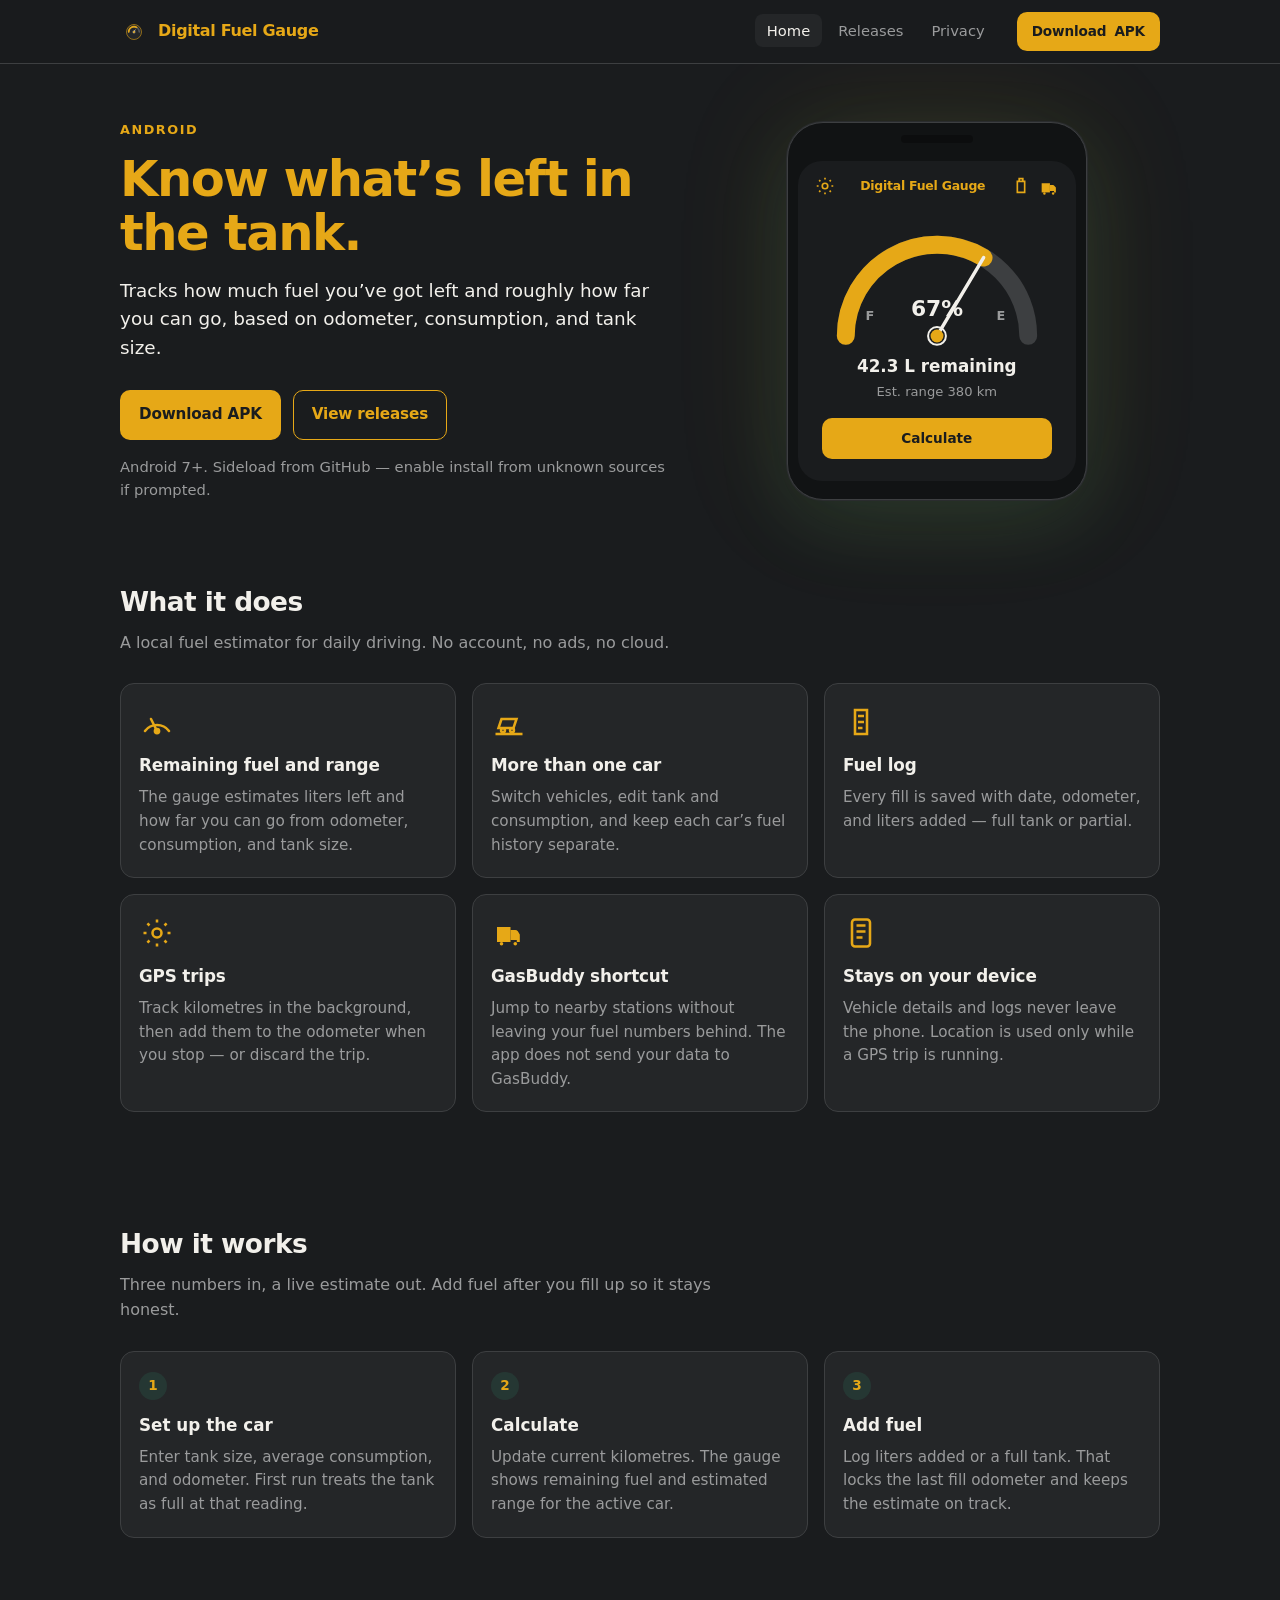
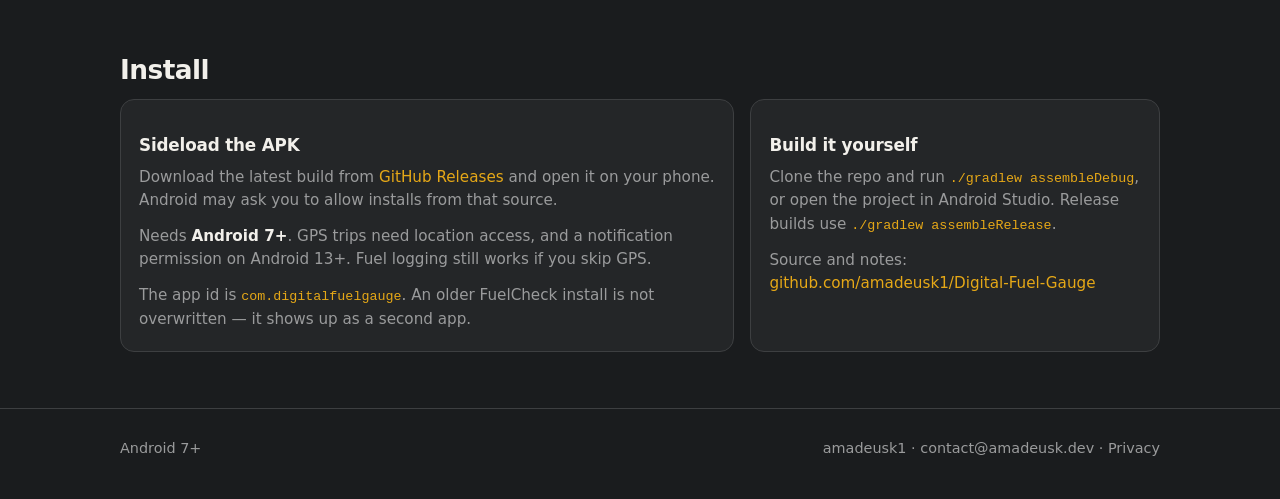
<file: docs/index.html>
<!DOCTYPE html>
<html lang="en">
<head>
  <meta charset="utf-8">
  <meta name="viewport" content="width=device-width, initial-scale=1">
  <title>Digital Fuel Gauge</title>
  <meta name="description" content="Tracks how much fuel you've got left and roughly how far you can go, based on odometer, consumption, and tank size.">
  <link rel="stylesheet" href="css/site.css">
</head>
<body>
  <a class="skip" href="#content">Skip to content</a>
  <header class="site-header">
    <div class="nav-inner">
      <a class="brand" href="index.html">
        <svg viewBox="0 0 108 108" aria-hidden="true">
          <circle cx="54" cy="54" r="29" fill="#242628"/>
          <circle cx="54" cy="54" r="29" fill="none" stroke="#e6a817" stroke-width="2.2"/>
          <path d="M33.5 54 A20.5 20.5 0 0 1 74.5 54" fill="none" stroke="#545658" stroke-width="6.4" stroke-linecap="round"/>
          <path d="M33.5 54 A20.5 20.5 0 0 1 64.25 36.25" fill="none" stroke="#e6a817" stroke-width="6.4" stroke-linecap="round"/>
          <path d="M54.06 58.19 L61.7 40.66 L50.34 56.04 Z" fill="#f2f0eb"/>
          <circle cx="54" cy="54" r="4.6" fill="none" stroke="#f2f0eb" stroke-width="1.35"/>
          <circle cx="54" cy="54" r="3.7" fill="#e6a817"/>
        </svg>
        <span>Digital Fuel Gauge</span>
      </a>
      <ul class="nav-links">
        <li><a href="index.html" aria-current="page">Home</a></li>
        <li><a href="releases.html">Releases</a></li>
        <li><a href="privacy-policy.html">Privacy</a></li>
      </ul>
      <a class="btn btn-primary btn-sm nav-cta" href="https://github.com/amadeusk1/Digital-Fuel-Gauge/releases/latest">
        Download <span class="btn-label">APK</span>
      </a>
    </div>
  </header>

  <main id="content">
    <div class="wrap">
      <section class="hero">
        <div>
          <p class="kicker">Android</p>
          <h1>Know what’s left in the tank.</h1>
          <p class="lede">
            Tracks how much fuel you’ve got left and roughly how far you can go,
            based on odometer, consumption, and tank size.
          </p>
          <div class="hero-actions">
            <a class="btn btn-primary" href="https://github.com/amadeusk1/Digital-Fuel-Gauge/releases/latest">Download APK</a>
            <a class="btn btn-ghost" href="releases.html">View releases</a>
          </div>
          <p class="hero-note">Android 7+. Sideload from GitHub — enable install from unknown sources if prompted.</p>
        </div>

        <div class="phone" aria-hidden="true">
          <div class="phone-bar"><span></span></div>
          <div class="phone-screen">
            <div class="phone-top">
              <svg class="phone-icon" viewBox="0 0 24 24" fill="none" stroke="currentColor" stroke-width="1.8">
                <circle cx="12" cy="12" r="3"/>
                <path d="M12 3v2M12 19v2M3 12h2M19 12h2M5.6 5.6l1.4 1.4M17 17l1.4 1.4M5.6 18.4L7 17M17 7l1.4-1.4"/>
              </svg>
              <div class="title">Digital Fuel Gauge</div>
              <div class="phone-icons">
                <svg class="phone-icon" viewBox="0 0 24 24" fill="none" stroke="currentColor" stroke-width="1.8">
                  <path d="M8 7h8v12H8zM10 4h4v3h-4z"/>
                </svg>
                <svg class="phone-icon" viewBox="0 0 24 24" fill="currentColor">
                  <path d="M4 9h9v10H4z"/>
                  <path d="M13 11h3.2c.8 0 1.3.3 1.8.9l1.5 1.8V19h-2v-1.5h-4.5"/>
                  <circle cx="7" cy="20.2" r="1.3"/>
                  <circle cx="16.5" cy="20.2" r="1.3"/>
                </svg>
              </div>
            </div>
            <div class="gauge-wrap">
              <svg viewBox="0 0 240 150" role="img">
                <title>Fuel gauge at 67 percent</title>
                <path d="M28 128 A92 92 0 0 1 212 128" fill="none" stroke="#3d3f41" stroke-width="18" stroke-linecap="round"/>
                <path d="M28 128 A92 92 0 0 1 167 49" fill="none" stroke="#e6a817" stroke-width="18" stroke-linecap="round"/>
                <line x1="120" y1="128" x2="167" y2="49" stroke="#f2f0eb" stroke-width="3.5" stroke-linecap="round"/>
                <circle cx="120" cy="128" r="9" fill="none" stroke="#f2f0eb" stroke-width="2"/>
                <circle cx="120" cy="128" r="6.5" fill="#e6a817"/>
                <text x="48" y="112" fill="#9a9b9c" font-size="13" font-weight="700" font-family="system-ui,sans-serif">F</text>
                <text x="180" y="112" fill="#9a9b9c" font-size="13" font-weight="700" font-family="system-ui,sans-serif">E</text>
                <text x="120" y="108" text-anchor="middle" fill="#f2f0eb" font-size="22" font-weight="700" font-family="system-ui,sans-serif">67%</text>
              </svg>
            </div>
            <div class="phone-status">
              <div class="liters">42.3 L remaining</div>
              <div class="range">Est. range 380 km</div>
            </div>
            <div class="phone-btn">Calculate</div>
          </div>
        </div>
      </section>

      <section class="section" id="features">
        <h2>What it does</h2>
        <p class="section-intro">A local fuel estimator for daily driving. No account, no ads, no cloud.</p>
        <div class="grid-3">
          <article class="card">
            <svg class="card-icon" viewBox="0 0 24 24" fill="none" stroke="currentColor" stroke-width="1.7">
              <path d="M4 18a10 10 0 0 1 16 0" stroke-linecap="round"/>
              <path d="M12 18 L8 10" stroke-linecap="round"/>
              <circle cx="12" cy="18" r="1.4" fill="currentColor"/>
            </svg>
            <h3>Remaining fuel and range</h3>
            <p>The gauge estimates liters left and how far you can go from odometer, consumption, and tank size.</p>
          </article>
          <article class="card">
            <svg class="card-icon" viewBox="0 0 24 24" fill="none" stroke="currentColor" stroke-width="1.7">
              <path d="M5 16h10l2-6H7z"/>
              <circle cx="8" cy="17.5" r="1.3"/>
              <circle cx="14" cy="17.5" r="1.3"/>
              <path d="M3 20h18"/>
            </svg>
            <h3>More than one car</h3>
            <p>Switch vehicles, edit tank and consumption, and keep each car’s fuel history separate.</p>
          </article>
          <article class="card">
            <svg class="card-icon" viewBox="0 0 24 24" fill="none" stroke="currentColor" stroke-width="1.7">
              <path d="M8 4h8v16H8z"/>
              <path d="M10 8h4M10 12h4M10 16h3"/>
            </svg>
            <h3>Fuel log</h3>
            <p>Every fill is saved with date, odometer, and liters added — full tank or partial.</p>
          </article>
          <article class="card">
            <svg class="card-icon" viewBox="0 0 24 24" fill="none" stroke="currentColor" stroke-width="1.7">
              <circle cx="12" cy="12" r="3"/>
              <path d="M12 3v2M12 19v2M3 12h2M19 12h2M5.6 5.6l1.4 1.4M17 17l1.4 1.4M5.6 18.4L7 17M17 7l1.4-1.4"/>
            </svg>
            <h3>GPS trips</h3>
            <p>Track kilometres in the background, then add them to the odometer when you stop — or discard the trip.</p>
          </article>
          <article class="card">
            <svg class="card-icon" viewBox="0 0 24 24" fill="currentColor">
              <path d="M4 8h9v10H4z"/>
              <path d="M13 10h3.2c.7 0 1.2.3 1.7.8L19.2 13V18h-2v-1.4h-4.2"/>
              <circle cx="7" cy="19.2" r="1.2"/>
              <circle cx="16.2" cy="19.2" r="1.2"/>
            </svg>
            <h3>GasBuddy shortcut</h3>
            <p>Jump to nearby stations without leaving your fuel numbers behind. The app does not send your data to GasBuddy.</p>
          </article>
          <article class="card">
            <svg class="card-icon" viewBox="0 0 24 24" fill="none" stroke="currentColor" stroke-width="1.7">
              <rect x="6" y="3" width="12" height="18" rx="2"/>
              <path d="M9 7h6M9 11h6M9 15h4"/>
            </svg>
            <h3>Stays on your device</h3>
            <p>Vehicle details and logs never leave the phone. Location is used only while a GPS trip is running.</p>
          </article>
        </div>
      </section>

      <section class="section" id="how">
        <h2>How it works</h2>
        <p class="section-intro">Three numbers in, a live estimate out. Add fuel after you fill up so it stays honest.</p>
        <div class="steps">
          <article class="step">
            <h3>Set up the car</h3>
            <p>Enter tank size, average consumption, and odometer. First run treats the tank as full at that reading.</p>
          </article>
          <article class="step">
            <h3>Calculate</h3>
            <p>Update current kilometres. The gauge shows remaining fuel and estimated range for the active car.</p>
          </article>
          <article class="step">
            <h3>Add fuel</h3>
            <p>Log liters added or a full tank. That locks the last fill odometer and keeps the estimate on track.</p>
          </article>
        </div>
      </section>

      <section class="section" id="install">
        <h2>Install</h2>
        <div class="install-grid">
          <article class="card">
            <h3>Sideload the APK</h3>
            <p>
              Download the latest build from
              <a href="https://github.com/amadeusk1/Digital-Fuel-Gauge/releases/latest">GitHub Releases</a>
              and open it on your phone. Android may ask you to allow installs from that source.
            </p>
            <p class="note" style="margin-top:12px">
              Needs <strong style="color:var(--text)">Android 7+</strong>.
              GPS trips need location access, and a notification permission on Android 13+.
              Fuel logging still works if you skip GPS.
            </p>
            <p class="note" style="margin-top:12px">
              The app id is <code>com.digitalfuelgauge</code>. An older FuelCheck install is not overwritten — it shows up as a second app.
            </p>
          </article>
          <article class="card">
            <h3>Build it yourself</h3>
            <p>
              Clone the repo and run <code>./gradlew assembleDebug</code>,
              or open the project in Android Studio. Release builds use
              <code>./gradlew assembleRelease</code>.
            </p>
            <p class="note" style="margin-top:12px">
              Source and notes:
              <a href="https://github.com/amadeusk1/Digital-Fuel-Gauge">github.com/amadeusk1/Digital-Fuel-Gauge</a>
            </p>
          </article>
        </div>
      </section>
    </div>
  </main>

  <footer class="site-footer">
    <div class="wrap footer-inner">
      <span>Android 7+</span>
      <span>
        <a href="https://github.com/amadeusk1">amadeusk1</a>
        ·
        <a href="mailto:contact@amadeusk.dev">contact@amadeusk.dev</a>
        ·
        <a href="privacy-policy.html">Privacy</a>
      </span>
    </div>
  </footer>
</body>
</html>
</file>
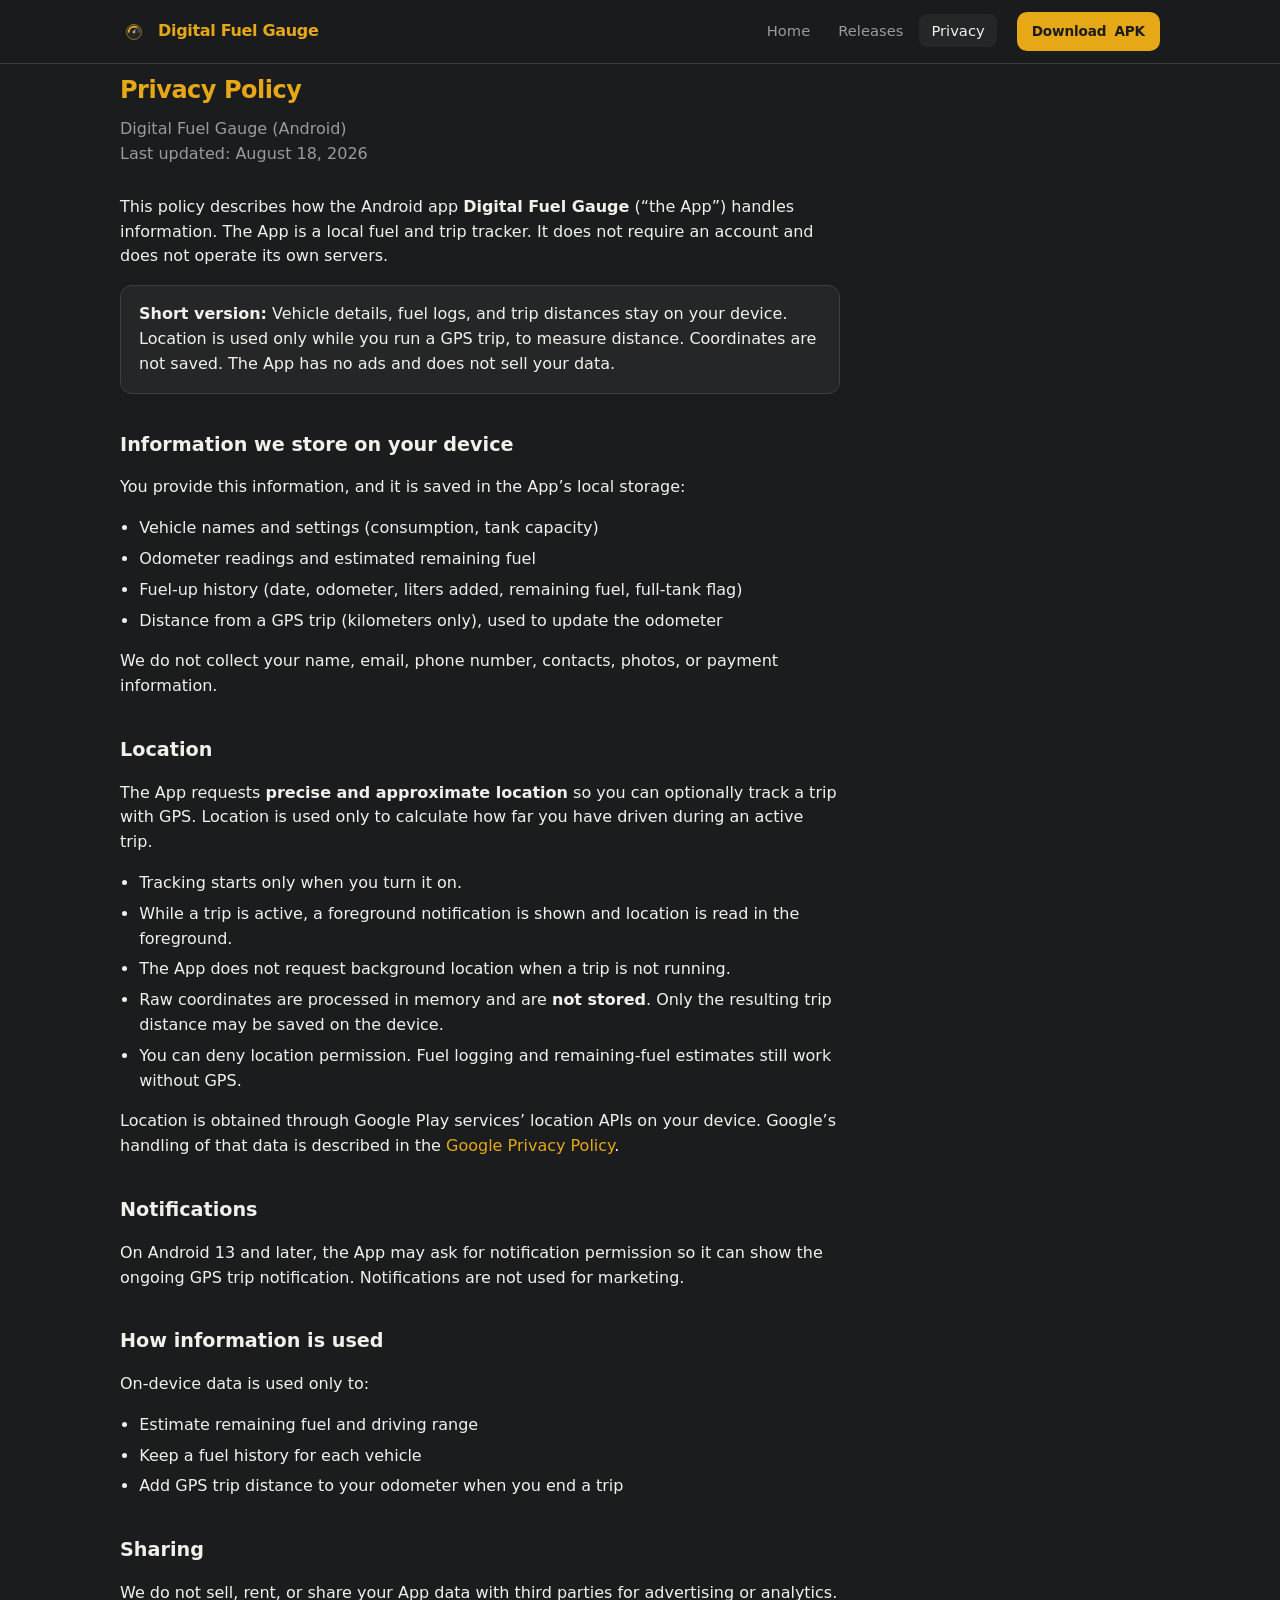
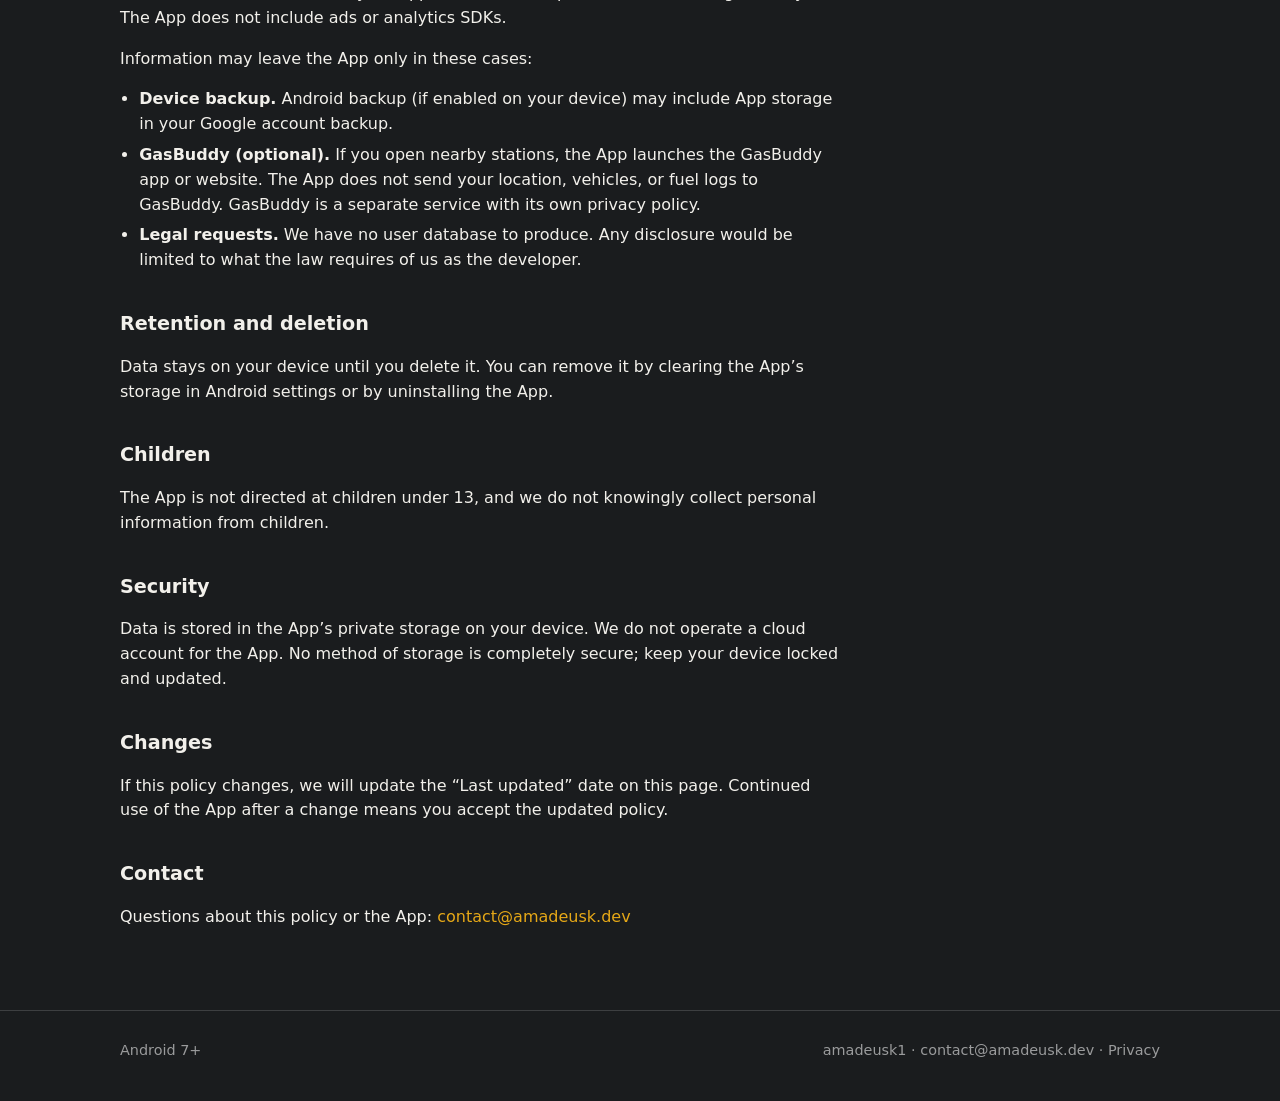
<file: docs/privacy-policy.html>
<!DOCTYPE html>
<html lang="en">
<head>
  <meta charset="utf-8">
  <meta name="viewport" content="width=device-width, initial-scale=1">
  <title>Privacy Policy — Digital Fuel Gauge</title>
  <meta name="description" content="Privacy policy for the Digital Fuel Gauge Android app.">
  <link rel="stylesheet" href="css/site.css">
</head>
<body>
  <a class="skip" href="#content">Skip to content</a>
  <header class="site-header">
    <div class="nav-inner">
      <a class="brand" href="index.html">
        <svg viewBox="0 0 108 108" aria-hidden="true">
          <circle cx="54" cy="54" r="29" fill="#242628"/>
          <circle cx="54" cy="54" r="29" fill="none" stroke="#e6a817" stroke-width="2.2"/>
          <path d="M33.5 54 A20.5 20.5 0 0 1 74.5 54" fill="none" stroke="#545658" stroke-width="6.4" stroke-linecap="round"/>
          <path d="M33.5 54 A20.5 20.5 0 0 1 64.25 36.25" fill="none" stroke="#e6a817" stroke-width="6.4" stroke-linecap="round"/>
          <path d="M54.06 58.19 L61.7 40.66 L50.34 56.04 Z" fill="#f2f0eb"/>
          <circle cx="54" cy="54" r="4.6" fill="none" stroke="#f2f0eb" stroke-width="1.35"/>
          <circle cx="54" cy="54" r="3.7" fill="#e6a817"/>
        </svg>
        <span>Digital Fuel Gauge</span>
      </a>
      <ul class="nav-links">
        <li><a href="index.html">Home</a></li>
        <li><a href="releases.html">Releases</a></li>
        <li><a href="privacy-policy.html" aria-current="page">Privacy</a></li>
      </ul>
      <a class="btn btn-primary btn-sm nav-cta" href="https://github.com/amadeusk1/Digital-Fuel-Gauge/releases/latest">
        Download <span class="btn-label">APK</span>
      </a>
    </div>
  </header>

  <main id="content">
    <div class="wrap">
      <article class="prose">
        <h1>Privacy Policy</h1>
        <p class="meta">Digital Fuel Gauge (Android)<br>Last updated: August 18, 2026</p>

        <p>
          This policy describes how the Android app <strong>Digital Fuel Gauge</strong>
          (“the App”) handles information. The App is a local fuel and trip tracker.
          It does not require an account and does not operate its own servers.
        </p>

        <div class="callout">
          <strong>Short version:</strong> Vehicle details, fuel logs, and trip
          distances stay on your device. Location is used only while you run a GPS
          trip, to measure distance. Coordinates are not saved. The App has no ads
          and does not sell your data.
        </div>

        <h2>Information we store on your device</h2>
        <p>You provide this information, and it is saved in the App’s local storage:</p>
        <ul>
          <li>Vehicle names and settings (consumption, tank capacity)</li>
          <li>Odometer readings and estimated remaining fuel</li>
          <li>Fuel-up history (date, odometer, liters added, remaining fuel, full-tank flag)</li>
          <li>Distance from a GPS trip (kilometers only), used to update the odometer</li>
        </ul>
        <p>
          We do not collect your name, email, phone number, contacts, photos, or
          payment information.
        </p>

        <h2>Location</h2>
        <p>
          The App requests <strong>precise and approximate location</strong> so you
          can optionally track a trip with GPS. Location is used only to calculate
          how far you have driven during an active trip.
        </p>
        <ul>
          <li>Tracking starts only when you turn it on.</li>
          <li>While a trip is active, a foreground notification is shown and location is read in the foreground.</li>
          <li>The App does not request background location when a trip is not running.</li>
          <li>Raw coordinates are processed in memory and are <strong>not stored</strong>. Only the resulting trip distance may be saved on the device.</li>
          <li>You can deny location permission. Fuel logging and remaining-fuel estimates still work without GPS.</li>
        </ul>
        <p>
          Location is obtained through Google Play services’ location APIs on your
          device. Google’s handling of that data is described in the
          <a href="https://policies.google.com/privacy">Google Privacy Policy</a>.
        </p>

        <h2>Notifications</h2>
        <p>
          On Android 13 and later, the App may ask for notification permission so it
          can show the ongoing GPS trip notification. Notifications are not used for
          marketing.
        </p>

        <h2>How information is used</h2>
        <p>On-device data is used only to:</p>
        <ul>
          <li>Estimate remaining fuel and driving range</li>
          <li>Keep a fuel history for each vehicle</li>
          <li>Add GPS trip distance to your odometer when you end a trip</li>
        </ul>

        <h2>Sharing</h2>
        <p>
          We do not sell, rent, or share your App data with third parties for
          advertising or analytics. The App does not include ads or analytics SDKs.
        </p>
        <p>Information may leave the App only in these cases:</p>
        <ul>
          <li>
            <strong>Device backup.</strong> Android backup (if enabled on your
            device) may include App storage in your Google account backup.
          </li>
          <li>
            <strong>GasBuddy (optional).</strong> If you open nearby stations, the
            App launches the GasBuddy app or website. The App does not send your
            location, vehicles, or fuel logs to GasBuddy. GasBuddy is a separate
            service with its own privacy policy.
          </li>
          <li>
            <strong>Legal requests.</strong> We have no user database to produce.
            Any disclosure would be limited to what the law requires of us as the
            developer.
          </li>
        </ul>

        <h2>Retention and deletion</h2>
        <p>
          Data stays on your device until you delete it. You can remove it by
          clearing the App’s storage in Android settings or by uninstalling the App.
        </p>

        <h2>Children</h2>
        <p>
          The App is not directed at children under 13, and we do not knowingly
          collect personal information from children.
        </p>

        <h2>Security</h2>
        <p>
          Data is stored in the App’s private storage on your device. We do not
          operate a cloud account for the App. No method of storage is completely
          secure; keep your device locked and updated.
        </p>

        <h2>Changes</h2>
        <p>
          If this policy changes, we will update the “Last updated” date on this
          page. Continued use of the App after a change means you accept the updated
          policy.
        </p>

        <h2>Contact</h2>
        <p>
          Questions about this policy or the App:
          <a href="mailto:contact@amadeusk.dev">contact@amadeusk.dev</a>
        </p>
      </article>
    </div>
  </main>

  <footer class="site-footer">
    <div class="wrap footer-inner">
      <span>Android 7+</span>
      <span>
        <a href="https://github.com/amadeusk1">amadeusk1</a>
        ·
        <a href="mailto:contact@amadeusk.dev">contact@amadeusk.dev</a>
        ·
        <a href="privacy-policy.html">Privacy</a>
      </span>
    </div>
  </footer>
</body>
</html>
</file>
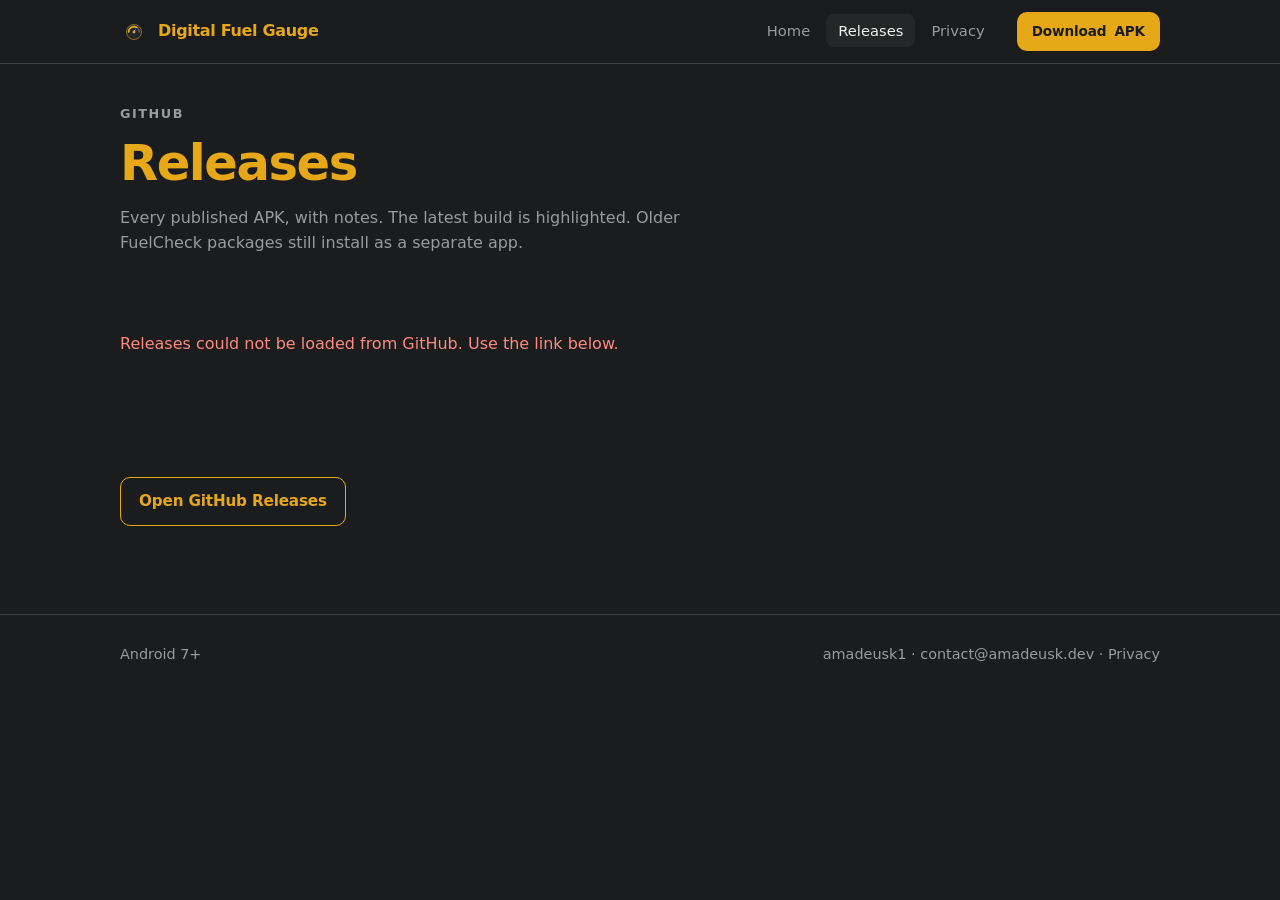
<file: docs/releases.html>
<!DOCTYPE html>
<html lang="en">
<head>
  <meta charset="utf-8">
  <meta name="viewport" content="width=device-width, initial-scale=1">
  <title>Releases — Digital Fuel Gauge</title>
  <meta name="description" content="Download Digital Fuel Gauge APKs and read the changelog.">
  <link rel="stylesheet" href="css/site.css">
</head>
<body>
  <a class="skip" href="#content">Skip to content</a>
  <header class="site-header">
    <div class="nav-inner">
      <a class="brand" href="index.html">
        <svg viewBox="0 0 108 108" aria-hidden="true">
          <circle cx="54" cy="54" r="29" fill="#242628"/>
          <circle cx="54" cy="54" r="29" fill="none" stroke="#e6a817" stroke-width="2.2"/>
          <path d="M33.5 54 A20.5 20.5 0 0 1 74.5 54" fill="none" stroke="#545658" stroke-width="6.4" stroke-linecap="round"/>
          <path d="M33.5 54 A20.5 20.5 0 0 1 64.25 36.25" fill="none" stroke="#e6a817" stroke-width="6.4" stroke-linecap="round"/>
          <path d="M54.06 58.19 L61.7 40.66 L50.34 56.04 Z" fill="#f2f0eb"/>
          <circle cx="54" cy="54" r="4.6" fill="none" stroke="#f2f0eb" stroke-width="1.35"/>
          <circle cx="54" cy="54" r="3.7" fill="#e6a817"/>
        </svg>
        <span>Digital Fuel Gauge</span>
      </a>
      <ul class="nav-links">
        <li><a href="index.html">Home</a></li>
        <li><a href="releases.html" aria-current="page">Releases</a></li>
        <li><a href="privacy-policy.html">Privacy</a></li>
      </ul>
      <a class="btn btn-primary btn-sm nav-cta" href="https://github.com/amadeusk1/Digital-Fuel-Gauge/releases/latest">
        Download <span class="btn-label">APK</span>
      </a>
    </div>
  </header>

  <main id="content">
    <div class="wrap">
      <header class="page-hero">
        <p class="kicker">GitHub</p>
        <h1>Releases</h1>
        <p>Every published APK, with notes. The latest build is highlighted. Older FuelCheck packages still install as a separate app.</p>
      </header>
      <div id="releases" class="release-list">
        <p class="release-status">Loading releases…</p>
      </div>
    </div>
  </main>

  <footer class="site-footer">
    <div class="wrap footer-inner">
      <span>Android 7+</span>
      <span>
        <a href="https://github.com/amadeusk1">amadeusk1</a>
        ·
        <a href="mailto:contact@amadeusk.dev">contact@amadeusk.dev</a>
        ·
        <a href="privacy-policy.html">Privacy</a>
      </span>
    </div>
  </footer>
  <script src="js/releases.js"></script>
</body>
</html>
</file>
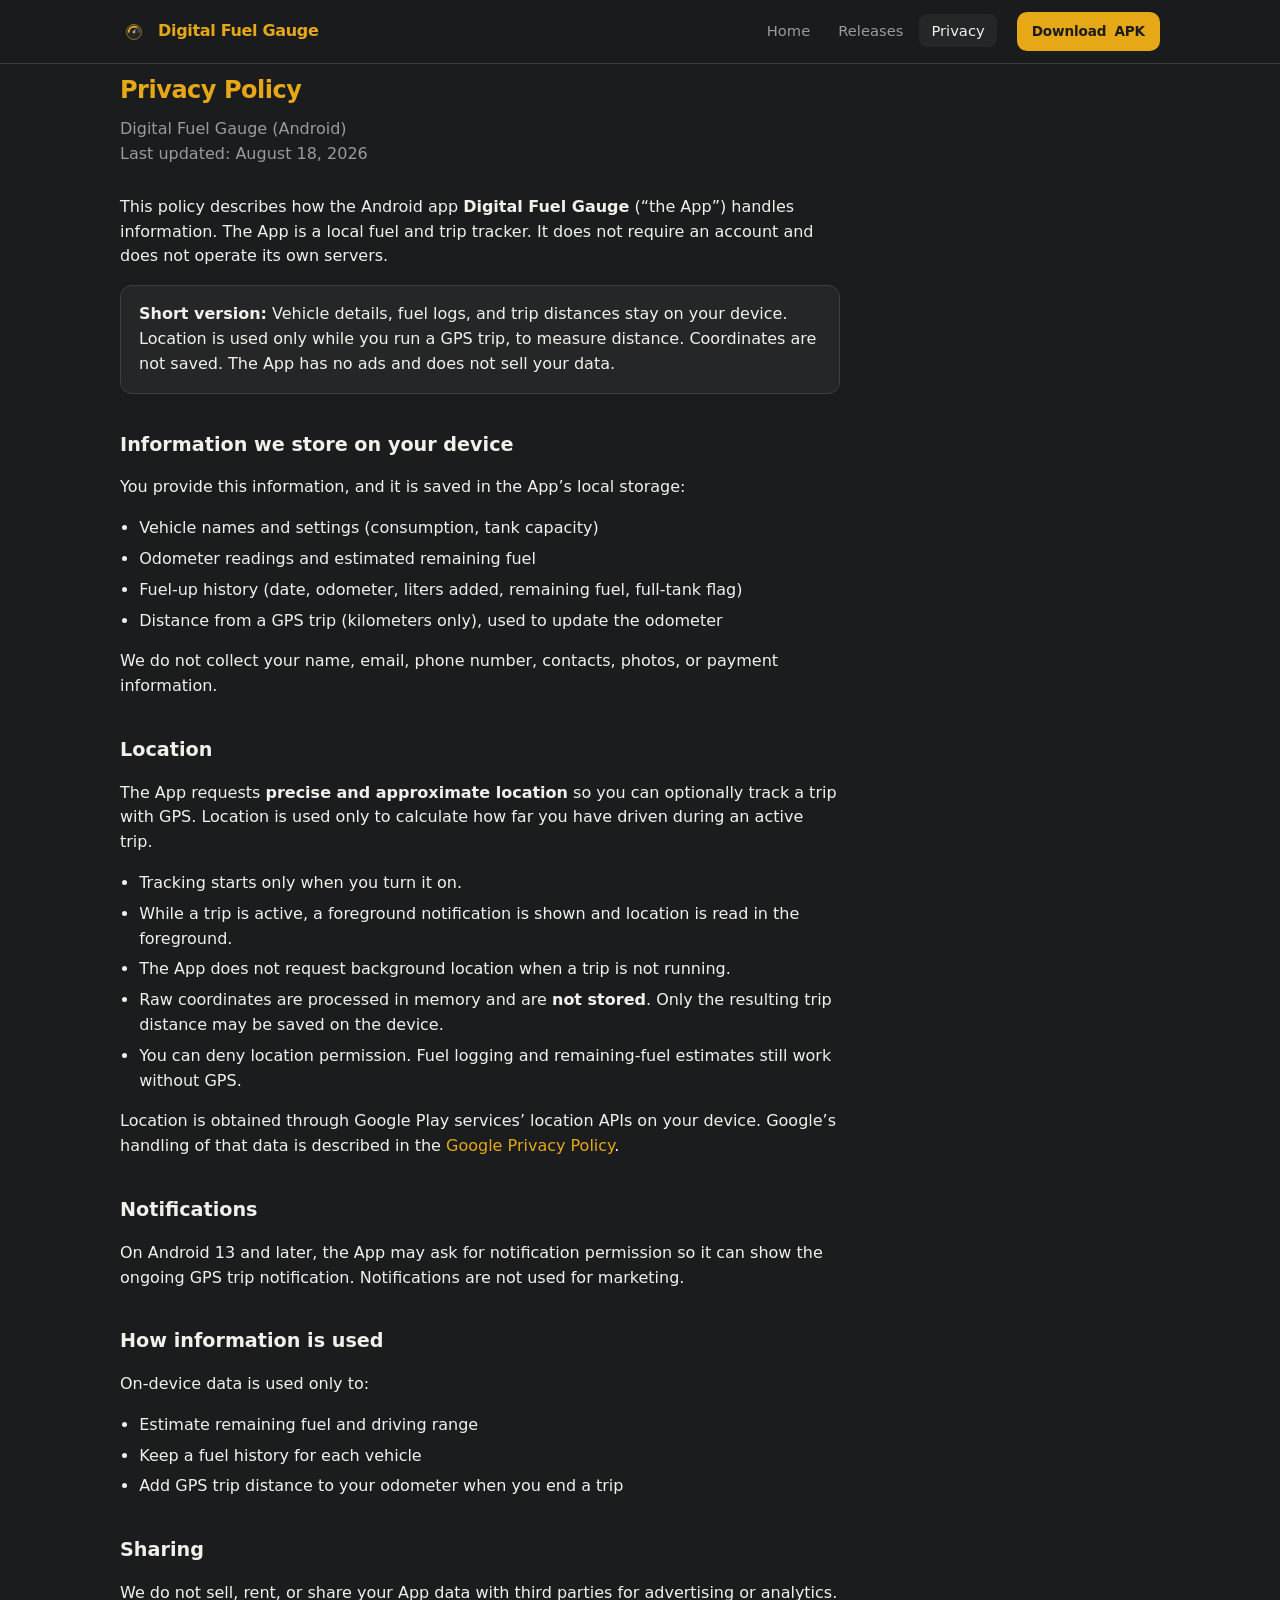
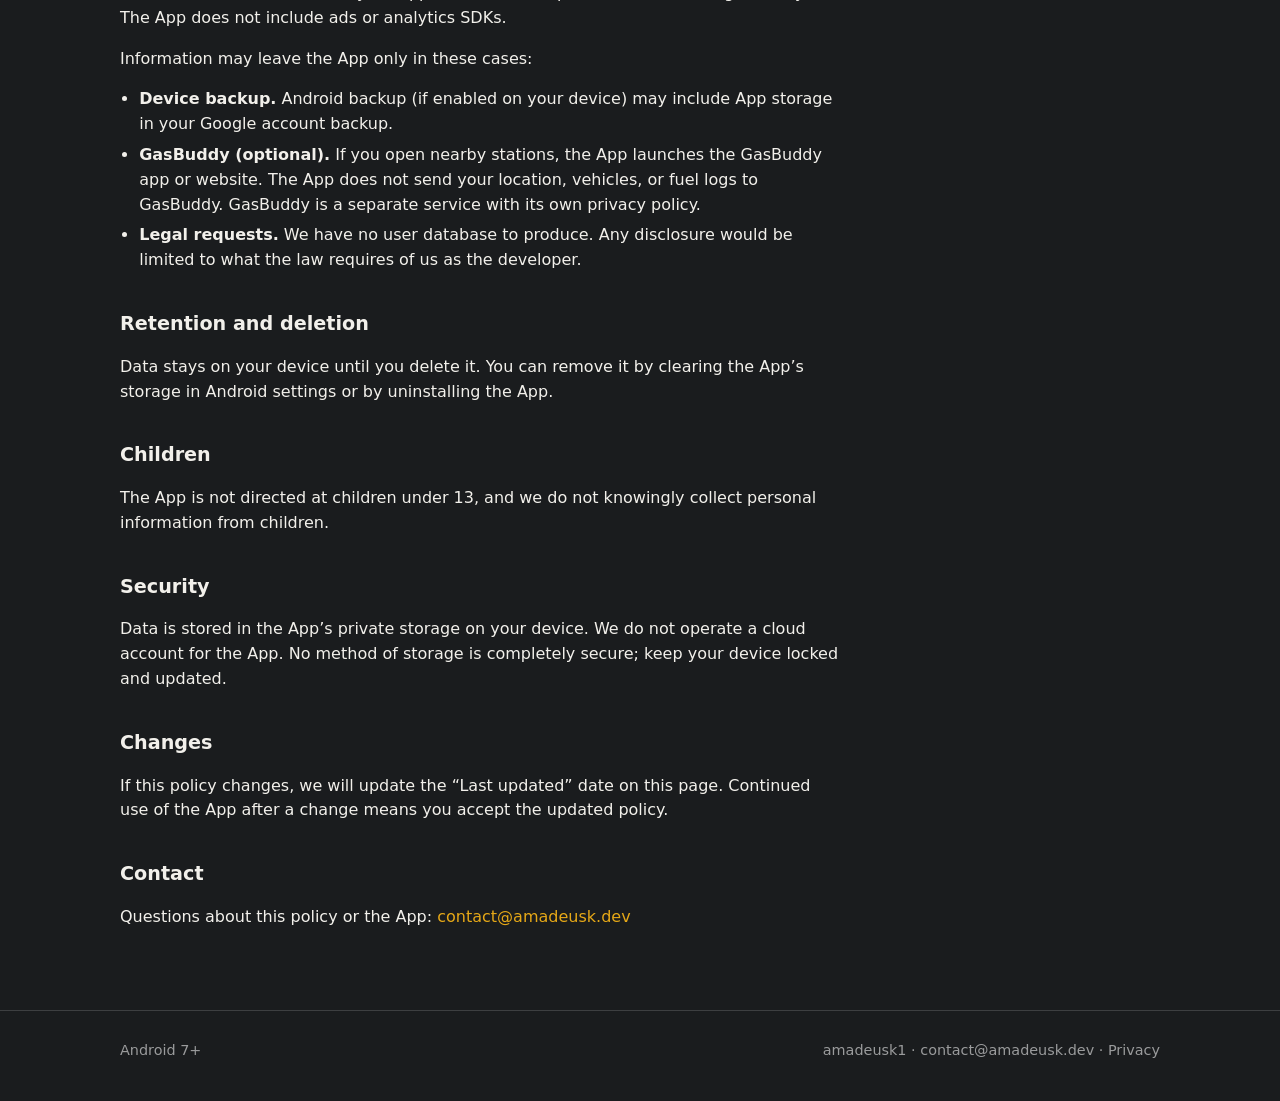
<file: docs/docs/privacy-policy.html>
<!DOCTYPE html>
<html lang="en">
<head>
  <meta charset="utf-8">
  <meta name="viewport" content="width=device-width, initial-scale=1">
  <title>Privacy Policy — Digital Fuel Gauge</title>
  <meta http-equiv="refresh" content="0; url=../privacy-policy.html">
  <link rel="canonical" href="../privacy-policy.html">
</head>
<body>
  <p>This page has moved to <a href="../privacy-policy.html">the privacy policy</a>.</p>
</body>
</html>
</file>
<file: docs/css/site.css>
:root {
  color-scheme: dark;
  --bg: #1a1c1e;
  --surface: #242628;
  --primary: #e6a817;
  --primary-dark: #c4890f;
  --on-primary: #1a1c1e;
  --text: #f2f0eb;
  --muted: #9a9b9c;
  --error: #ff8a80;
  --outline: #3d3f41;
  --glow: #33e6a817;
  --section: #6b6d6f;
  --nav-h: 64px;
}

*,
*::before,
*::after {
  box-sizing: border-box;
}

html {
  scroll-behavior: smooth;
}

body {
  margin: 0;
  min-height: 100vh;
  font-family: system-ui, -apple-system, "Segoe UI", Roboto, Helvetica, Arial, sans-serif;
  background: var(--bg);
  color: var(--text);
  line-height: 1.55;
}

img,
svg {
  display: block;
  max-width: 100%;
}

a {
  color: var(--primary);
  text-decoration: none;
}

a:hover {
  text-decoration: underline;
}

.skip {
  position: absolute;
  left: -999px;
  top: 0;
  background: var(--primary);
  color: var(--on-primary);
  padding: 8px 12px;
  z-index: 100;
}

.skip:focus {
  left: 12px;
  top: 12px;
}

.site-header {
  position: sticky;
  top: 0;
  z-index: 20;
  height: var(--nav-h);
  background: rgba(26, 28, 30, 0.92);
  border-bottom: 1px solid var(--outline);
  backdrop-filter: blur(12px);
}

.nav-inner {
  max-width: 1080px;
  height: 100%;
  margin: 0 auto;
  padding: 0 20px;
  display: flex;
  align-items: center;
  gap: 20px;
}

.brand {
  display: flex;
  align-items: center;
  gap: 10px;
  color: var(--primary);
  font-weight: 700;
  letter-spacing: -0.02em;
  white-space: nowrap;
  text-decoration: none;
}

.brand:hover {
  text-decoration: none;
  color: var(--primary);
}

.brand svg {
  width: 28px;
  height: 28px;
  flex-shrink: 0;
}

.nav-links {
  display: flex;
  align-items: center;
  gap: 4px;
  margin: 0 0 0 auto;
  list-style: none;
  padding: 0;
}

.nav-links li {
  list-style: none;
}

.nav-links a {
  color: var(--muted);
  font-size: 0.92rem;
  padding: 8px 12px;
  border-radius: 8px;
  text-decoration: none;
}

.nav-links a:hover,
.nav-links a[aria-current="page"] {
  color: var(--text);
  background: var(--surface);
  text-decoration: none;
}

.btn {
  display: inline-flex;
  align-items: center;
  justify-content: center;
  gap: 8px;
  border-radius: 10px;
  padding: 12px 18px;
  font-weight: 700;
  font-size: 0.95rem;
  border: 1px solid transparent;
  cursor: pointer;
  text-decoration: none;
  letter-spacing: -0.01em;
}

.btn:hover {
  text-decoration: none;
}

.btn-primary {
  background: var(--primary);
  color: var(--on-primary);
}

.btn-primary:hover {
  background: var(--primary-dark);
  color: var(--on-primary);
}

.btn-ghost {
  background: transparent;
  color: var(--primary);
  border-color: var(--primary);
}

.btn-ghost:hover {
  background: var(--glow);
}

.btn-sm {
  padding: 8px 14px;
  font-size: 0.85rem;
}

.nav-cta {
  flex-shrink: 0;
}

.wrap {
  max-width: 1080px;
  margin: 0 auto;
  padding: 0 20px;
}

main {
  overflow: hidden;
}

.hero {
  display: grid;
  grid-template-columns: 1.1fr 0.9fr;
  gap: 48px;
  align-items: center;
  padding: 56px 0 24px;
}

.kicker {
  color: var(--primary);
  font-size: 0.8rem;
  font-weight: 700;
  letter-spacing: 0.12em;
  text-transform: uppercase;
  margin: 0 0 12px;
}

.hero h1,
.page-hero h1 {
  margin: 0 0 16px;
  color: var(--primary);
  font-size: clamp(2rem, 4vw, 3.1rem);
  letter-spacing: -0.03em;
  line-height: 1.1;
}

.lede {
  margin: 0 0 28px;
  color: var(--text);
  font-size: 1.15rem;
  max-width: 38rem;
}

.hero-actions {
  display: flex;
  flex-wrap: wrap;
  gap: 12px;
}

.hero-note {
  margin: 16px 0 0;
  color: var(--muted);
  font-size: 0.92rem;
}

.phone {
  justify-self: center;
  width: min(300px, 100%);
  background: #111314;
  border: 1px solid var(--outline);
  border-radius: 36px;
  padding: 12px 10px 18px;
  box-shadow:
    0 0 0 1px #2a2c2e,
    0 24px 80px var(--glow),
    0 0 120px rgba(230, 168, 23, 0.12);
  position: relative;
}

.phone-bar {
  height: 18px;
  display: flex;
  justify-content: center;
  margin-bottom: 8px;
}

.phone-bar span {
  width: 72px;
  height: 8px;
  background: #0c0d0e;
  border-radius: 8px;
}

.phone-screen {
  background: var(--bg);
  border-radius: 24px;
  padding: 14px 16px 22px;
}

.phone-top {
  display: grid;
  grid-template-columns: 28px 1fr 56px;
  align-items: center;
  margin-bottom: 8px;
}

.phone-top .title {
  text-align: center;
  color: var(--primary);
  font-weight: 700;
  font-size: 0.78rem;
  letter-spacing: -0.02em;
}

.phone-icon {
  width: 22px;
  height: 22px;
  color: var(--primary);
}

.phone-icon.right {
  justify-self: end;
}

.phone-icons {
  display: flex;
  gap: 6px;
  justify-content: flex-end;
}

.gauge-wrap {
  padding: 4px 4px 0;
}

.phone-status {
  text-align: center;
  margin-top: -4px;
}

.phone-status .liters {
  font-size: 1.05rem;
  font-weight: 700;
  color: var(--text);
}

.phone-status .range {
  color: var(--muted);
  font-size: 0.82rem;
  margin-top: 2px;
}

.phone-btn {
  margin: 16px 8px 0;
  background: var(--primary);
  color: var(--on-primary);
  text-align: center;
  border-radius: 10px;
  padding: 10px;
  font-weight: 700;
  font-size: 0.85rem;
}

.section {
  padding: 56px 0;
}

.section h2 {
  margin: 0 0 8px;
  font-size: 1.65rem;
  letter-spacing: -0.02em;
}

.section-intro {
  color: var(--muted);
  margin: 0 0 28px;
  max-width: 40rem;
}

.grid-3 {
  display: grid;
  grid-template-columns: repeat(3, 1fr);
  gap: 16px;
}

.card {
  background: var(--surface);
  border: 1px solid var(--outline);
  border-radius: 14px;
  padding: 20px 18px;
}

.card h3 {
  margin: 12px 0 8px;
  font-size: 1.05rem;
  letter-spacing: -0.01em;
}

.card p {
  margin: 0;
  color: var(--muted);
  font-size: 0.95rem;
}

.card-icon {
  width: 36px;
  height: 36px;
  color: var(--primary);
}

.steps {
  display: grid;
  grid-template-columns: repeat(3, 1fr);
  gap: 16px;
  counter-reset: step;
}

.step {
  background: var(--surface);
  border: 1px solid var(--outline);
  border-radius: 14px;
  padding: 20px 18px;
}

.step::before {
  counter-increment: step;
  content: counter(step);
  display: inline-flex;
  align-items: center;
  justify-content: center;
  width: 28px;
  height: 28px;
  border-radius: 50%;
  background: var(--glow);
  color: var(--primary);
  font-weight: 700;
  font-size: 0.85rem;
  margin-bottom: 12px;
}

.step h3 {
  margin: 0 0 8px;
  font-size: 1.05rem;
}

.step p {
  margin: 0;
  color: var(--muted);
  font-size: 0.95rem;
}

.install-grid {
  display: grid;
  grid-template-columns: 1.2fr 0.8fr;
  gap: 16px;
}

.note {
  color: var(--muted);
  font-size: 0.95rem;
}

code,
.mono {
  font-family: ui-monospace, SFMono-Regular, Menlo, Consolas, monospace;
  font-size: 0.88em;
  color: var(--primary);
}

.site-footer {
  border-top: 1px solid var(--outline);
  padding: 28px 0 40px;
  color: var(--muted);
  font-size: 0.9rem;
}

.footer-inner {
  display: flex;
  flex-wrap: wrap;
  gap: 8px 20px;
  justify-content: space-between;
  align-items: center;
}

.footer-inner a {
  color: var(--muted);
}

.footer-inner a:hover {
  color: var(--primary);
}

.page-hero {
  padding: 40px 0 8px;
}

.page-hero p {
  color: var(--muted);
  max-width: 40rem;
}

.prose {
  max-width: 720px;
  padding: 8px 0 64px;
}

.prose h1 {
  color: var(--primary);
  letter-spacing: -0.02em;
  margin: 0 0 8px;
}

.prose h2 {
  font-size: 1.2rem;
  margin: 36px 0 12px;
}

.prose .meta {
  color: var(--muted);
  margin: 0 0 28px;
}

.prose .callout {
  background: var(--surface);
  border: 1px solid var(--outline);
  border-radius: 12px;
  padding: 16px 18px;
  margin: 16px 0 24px;
}

.prose ul {
  padding-left: 1.2rem;
}

.prose li {
  margin: 6px 0;
}

.release-list {
  display: flex;
  flex-direction: column;
  gap: 16px;
  padding: 12px 0 72px;
}

.release {
  background: var(--surface);
  border: 1px solid var(--outline);
  border-radius: 14px;
  padding: 22px 22px 18px;
}

.release.latest {
  box-shadow: 0 0 0 1px var(--primary), 0 16px 48px var(--glow);
}

.release-head {
  display: flex;
  flex-wrap: wrap;
  gap: 12px 16px;
  align-items: flex-start;
  justify-content: space-between;
  margin-bottom: 12px;
}

.release-head h2 {
  margin: 0;
  font-size: 1.25rem;
  letter-spacing: -0.02em;
}

.badge {
  display: inline-block;
  background: var(--primary);
  color: var(--on-primary);
  font-size: 0.72rem;
  font-weight: 700;
  letter-spacing: 0.06em;
  text-transform: uppercase;
  padding: 3px 8px;
  border-radius: 999px;
  margin-left: 8px;
  vertical-align: middle;
}

.release-meta {
  color: var(--muted);
  font-size: 0.9rem;
  margin: 4px 0 0;
}

.release-notes {
  color: var(--text);
  font-size: 0.95rem;
}

.release-notes h1,
.release-notes h2,
.release-notes h3 {
  font-size: 1rem;
  margin: 14px 0 8px;
  color: var(--text);
}

.release-notes p {
  margin: 0 0 10px;
  color: var(--muted);
}

.release-notes ul {
  margin: 0 0 10px;
  padding-left: 1.2rem;
  color: var(--muted);
}

.release-notes li {
  margin: 4px 0;
}

.release-status,
.release-error {
  color: var(--muted);
  padding: 24px 0 72px;
}

.release-error {
  color: var(--error);
}

@media (max-width: 860px) {
  .hero,
  .install-grid {
    grid-template-columns: 1fr;
  }

  .grid-3,
  .steps {
    grid-template-columns: 1fr;
  }

  .hero {
    padding-top: 32px;
  }

  .nav-cta .btn-label {
    display: none;
  }
}

@media (max-width: 640px) {
  .nav-links a {
    padding: 8px 8px;
    font-size: 0.85rem;
  }

  .brand span {
    display: none;
  }
}
</file>
